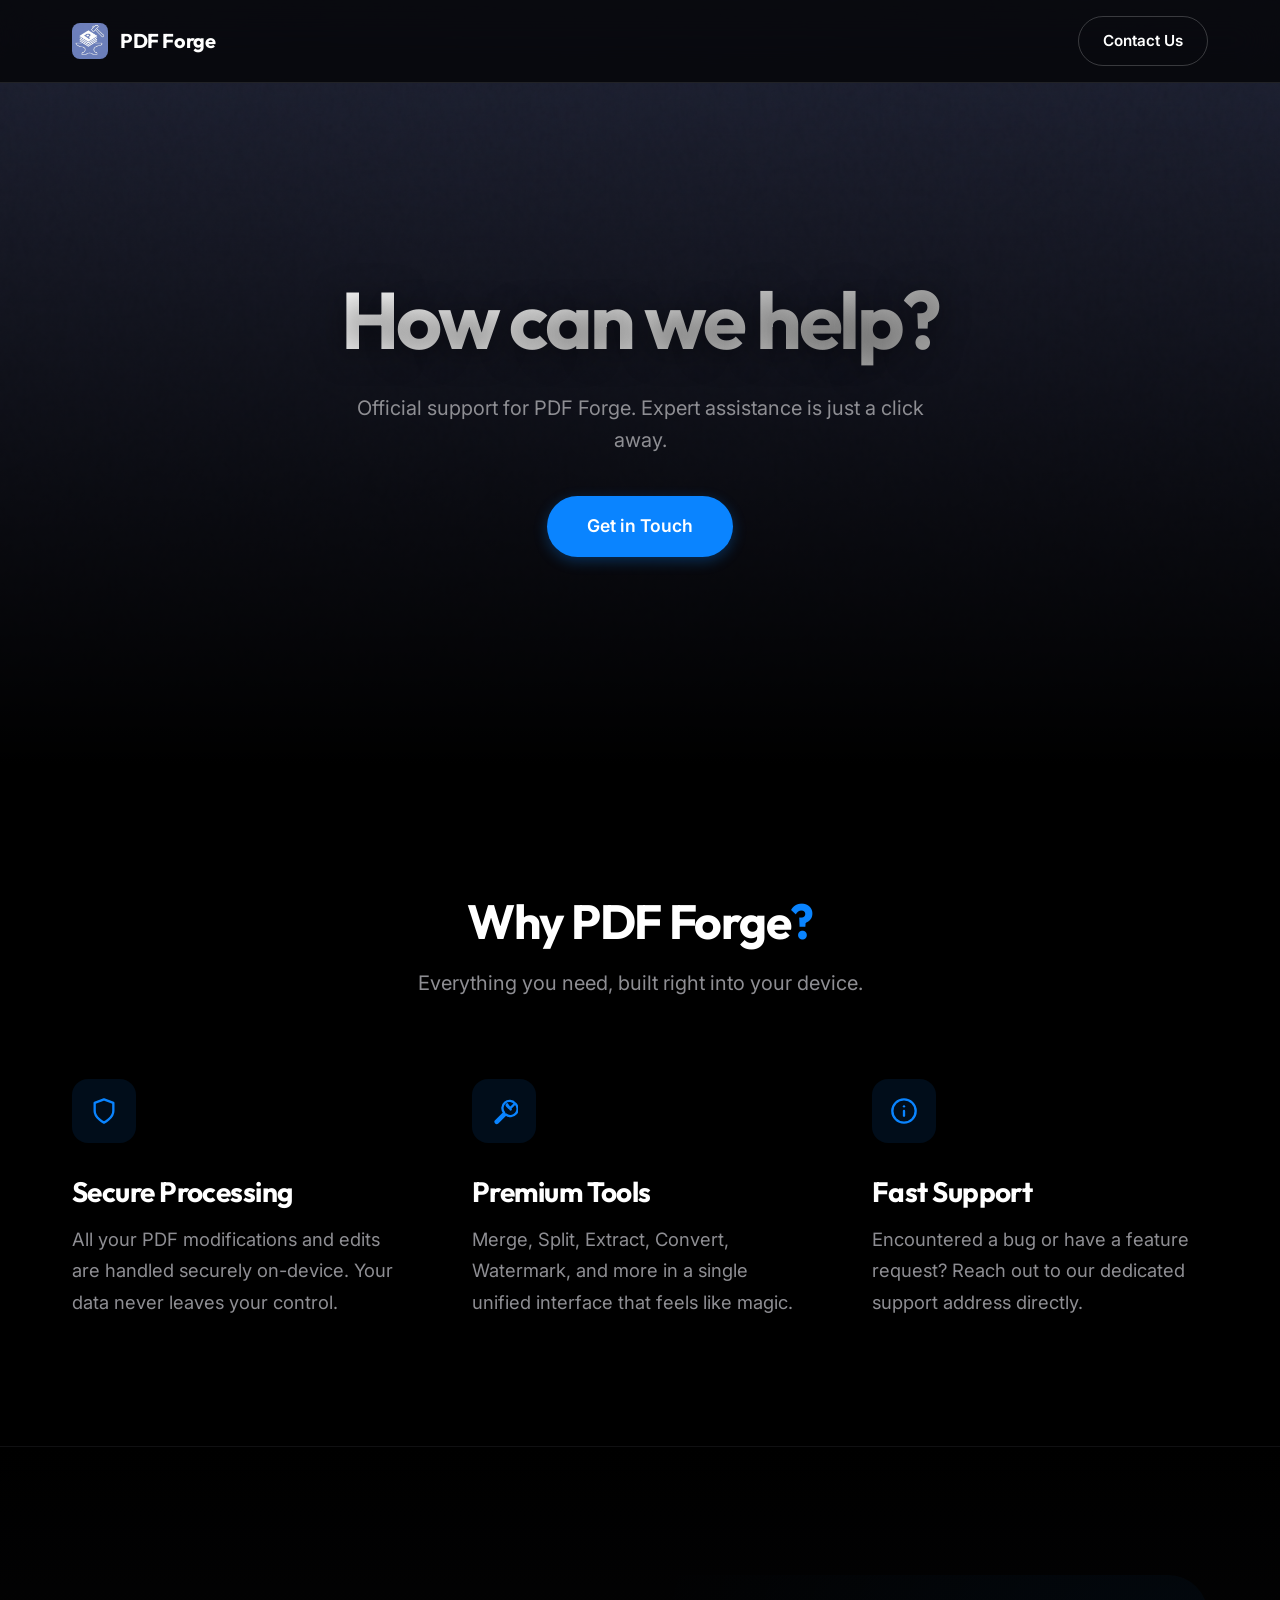
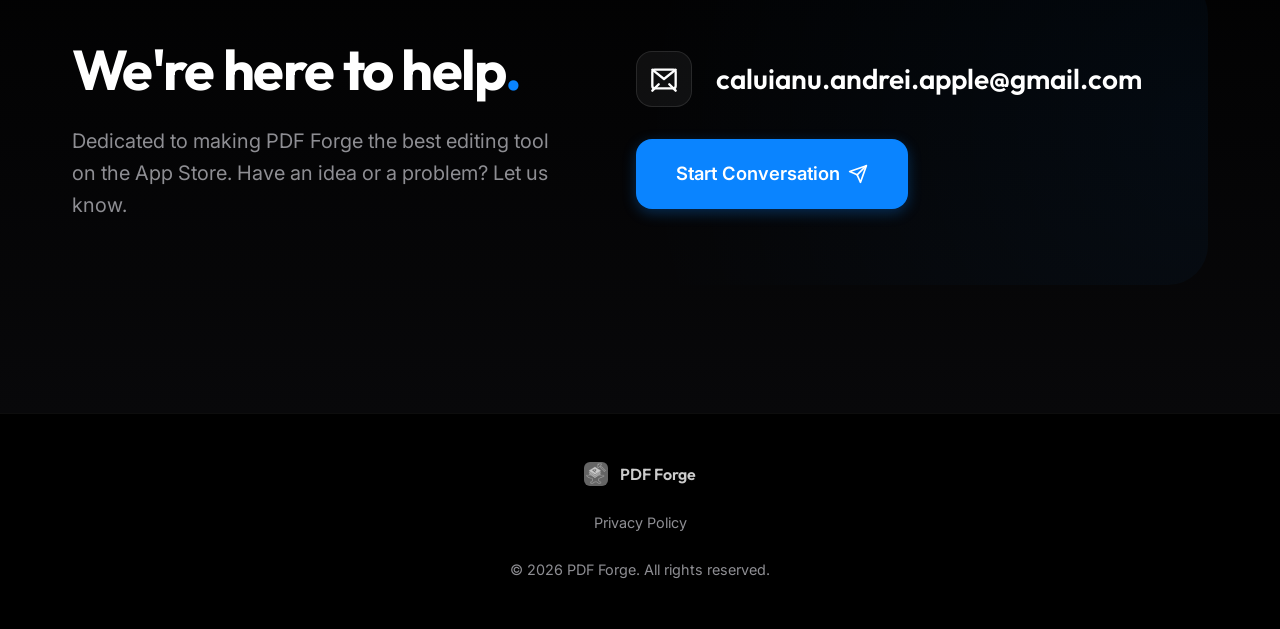
<file: index.html>
<!DOCTYPE html>
<html lang="en">
<head>
    <meta charset="UTF-8">
    <meta name="viewport" content="width=device-width, initial-scale=1.0">
    <title>PDF Forge Help & Support</title>
    <meta name="description" content="Official support site for PDF Forge. Get help, contact us, and learn more about the premium PDF editing app.">
    
    <!-- Modern Fonts -->
    <link rel="preconnect" href="https://fonts.googleapis.com">
    <link rel="preconnect" href="https://fonts.gstatic.com" crossorigin>
    <link href="https://fonts.googleapis.com/css2?family=Inter:wght@300;400;500;600;700&family=Outfit:wght@500;700;800&display=swap" rel="stylesheet">
    
    <link rel="stylesheet" href="styles.css">
</head>
<body>
    <!-- Navbar -->
    <nav class="navbar">
        <div class="nav-content">
            <div class="brand">
                <img src="assets/logo.png" alt="PDF Forge App Icon" class="logo">
                <span class="brand-text">PDF Forge</span>
            </div>
            <a href="#contact" class="btn btn-outline" id="navContactBtn">Contact Us</a>
        </div>
    </nav>

    <!-- Hero Section -->
    <header class="hero">
        <div class="hero-bg">
            <img src="assets/hero.png" alt="PDF Forge Interface" class="hero-img">
            <div class="hero-overlay"></div>
        </div>
        
        <div class="hero-content">
            <h1 class="hero-title">How can we help?</h1>
            <p class="hero-subtitle">Official support for PDF Forge. Expert assistance is just a click away.</p>
            <a href="#contact" class="btn btn-primary hero-btn">Get in Touch</a>
        </div>
    </header>

    <!-- Features / Highlights -->
    <section class="info-section">
        <div class="container relative-zIndex">
            <div class="section-header">
                <h2>Why PDF Forge<span class="accent-dot">?</span></h2>
                <p>Everything you need, built right into your device.</p>
            </div>
            
            <div class="features-grid">
                <!-- Feature 1 -->
                <div class="feature-block">
                    <div class="feature-icon">
                        <svg xmlns="http://www.w3.org/2000/svg" width="28" height="28" viewBox="0 0 24 24" fill="none" stroke="currentColor" stroke-width="2" stroke-linecap="round" stroke-linejoin="round"><path d="M12 22s8-4 8-10V5l-8-3-8 3v7c0 6 8 10 8 10z"></path></svg>
                    </div>
                    <h3>Secure Processing</h3>
                    <p class="feature-desc">All your PDF modifications and edits are handled securely on-device. Your data never leaves your control.</p>
                </div>

                <!-- Feature 2 -->
                <div class="feature-block">
                    <div class="feature-icon">
                        <svg xmlns="http://www.w3.org/2000/svg" width="28" height="28" viewBox="0 0 24 24" fill="none" stroke="currentColor" stroke-width="2" stroke-linecap="round" stroke-linejoin="round"><path d="M14.7 6.3a1 1 0 0 0 0 1.4l1.6 1.6a1 1 0 0 0 1.4 0l3.77-3.77a6 6 0 0 1-7.94 9.36l-7.1 7.1a1 1 0 0 1-1.41-1.41l7.1-7.1a6 6 0 0 1 9.36-7.94l-3.77 3.77a1 1 0 0 0 0 1.41z"/></svg>
                    </div>
                    <h3>Premium Tools</h3>
                    <p class="feature-desc">Merge, Split, Extract, Convert, Watermark, and more in a single unified interface that feels like magic.</p>
                </div>

                <!-- Feature 3 -->
                <div class="feature-block">
                    <div class="feature-icon">
                        <svg xmlns="http://www.w3.org/2000/svg" width="28" height="28" viewBox="0 0 24 24" fill="none" stroke="currentColor" stroke-width="2" stroke-linecap="round" stroke-linejoin="round"><circle cx="12" cy="12" r="10"></circle><line x1="12" y1="16" x2="12" y2="12"></line><line x1="12" y1="8" x2="12.01" y2="8"></line></svg>
                    </div>
                    <h3>Fast Support</h3>
                    <p class="feature-desc">Encountered a bug or have a feature request? Reach out to our dedicated support address directly.</p>
                </div>
            </div>
        </div>
    </section>

    <!-- Contact Section -->
    <section id="contact" class="contact-section">
        <div class="container">
            <div class="contact-content-wrapper">
                <div class="contact-typography">
                    <h2>We're here to help<span class="accent-dot">.</span></h2>
                    <p class="contact-lead">Dedicated to making PDF Forge the best editing tool on the App Store. Have an idea or a problem? Let us know.</p>
                </div>
                
                <div class="contact-action-area">
                    <div class="email-display">
                        <div class="email-icon">
                            <svg xmlns="http://www.w3.org/2000/svg" width="28" height="28" viewBox="0 0 24 24" fill="none" stroke="currentColor" stroke-width="2" stroke-linecap="round" stroke-linejoin="round"><rect x="2" y="4" width="20" height="16" rx="2" ry="2"></rect><path d="m2 22 5.5-5.5"></path><path d="m22 22-5.5-5.5"></path><path d="M2 4l10 8 10-8"></path></svg>
                        </div>
                        <a href="mailto:caluianu.andrei.apple@gmail.com" class="email-address-large">caluianu.andrei.apple@gmail.com</a>
                    </div>

                    <a href="mailto:caluianu.andrei.apple@gmail.com?subject=PDF%20Forge%20Support%20Request" class="btn btn-primary btn-cta">
                        Start Conversation
                        <svg xmlns="http://www.w3.org/2000/svg" width="20" height="20" viewBox="0 0 24 24" fill="none" stroke="currentColor" stroke-width="2" stroke-linecap="round" stroke-linejoin="round"><line x1="22" y1="2" x2="11" y2="13"></line><polygon points="22 2 15 22 11 13 2 9 22 2"></polygon></svg>
                    </a>
                </div>
            </div>
        </div>
    </section>

    <!-- Footer -->
    <footer class="footer">
        <div class="container footer-content">
            <div class="footer-brand">
                <img src="assets/logo.png" alt="PDF Forge App Icon">
                <span>PDF Forge</span>
            </div>
            <a href="privacy.html" class="footer-link">Privacy Policy</a>
            <p class="copyright">&copy; 2026 PDF Forge. All rights reserved.</p>
        </div>
    </footer>

    <script>
        // Smooth scrolling for anchor links
        document.querySelectorAll('a[href^="#"]').forEach(anchor => {
            anchor.addEventListener('click', function (e) {
                e.preventDefault();
                document.querySelector(this.getAttribute('href')).scrollIntoView({
                    behavior: 'smooth'
                });
            });
        });
    </script>
</body>
</html>
</file>
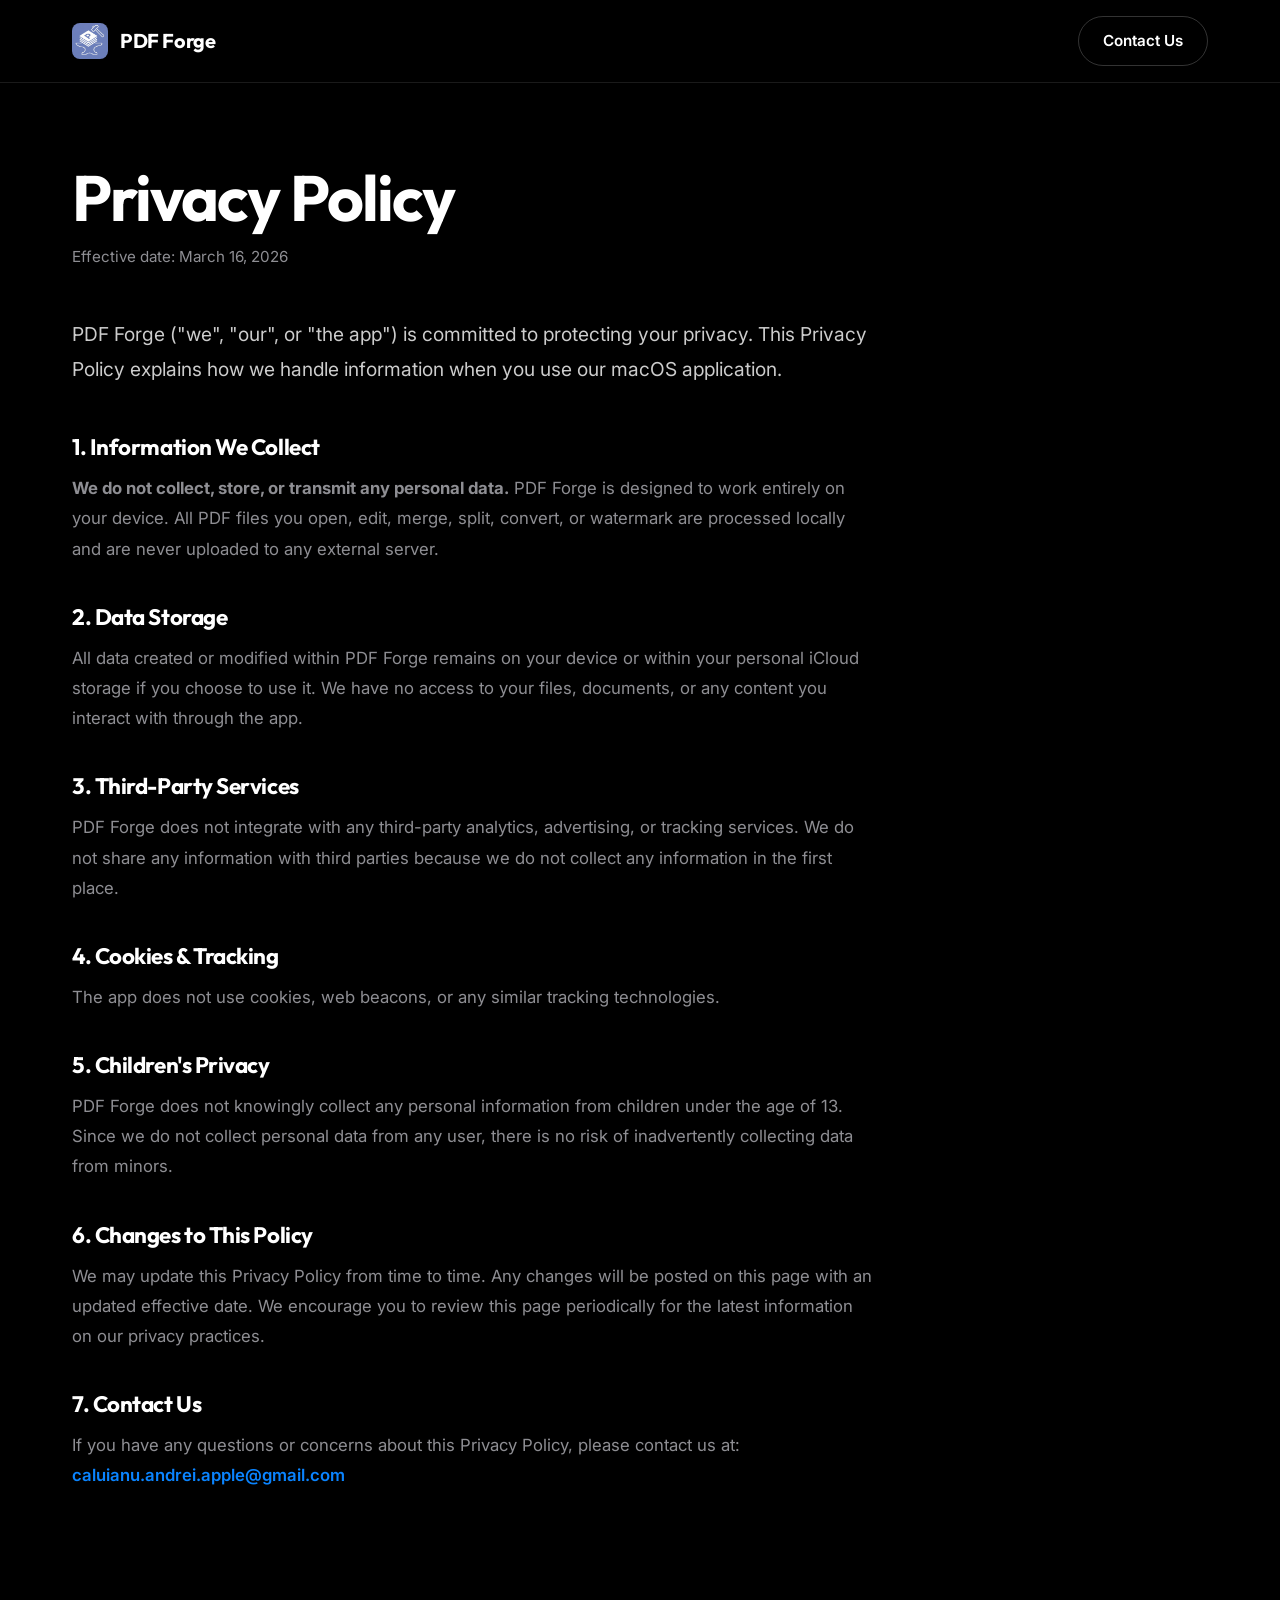
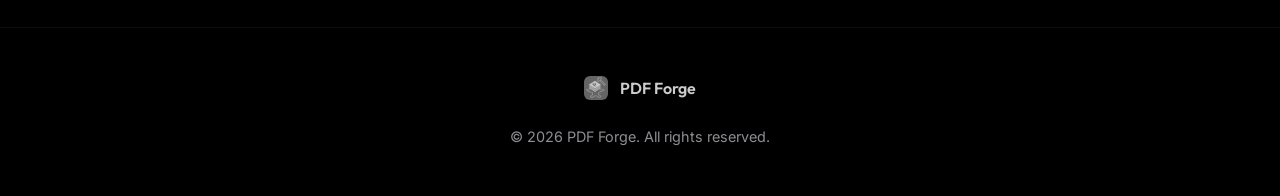
<file: privacy.html>
<!DOCTYPE html>
<html lang="en">
<head>
    <meta charset="UTF-8">
    <meta name="viewport" content="width=device-width, initial-scale=1.0">
    <title>Privacy Policy – PDF Forge</title>
    <meta name="description" content="Privacy Policy for the PDF Forge app. Learn how we handle your data and protect your privacy.">
    
    <!-- Modern Fonts -->
    <link rel="preconnect" href="https://fonts.googleapis.com">
    <link rel="preconnect" href="https://fonts.gstatic.com" crossorigin>
    <link href="https://fonts.googleapis.com/css2?family=Inter:wght@300;400;500;600;700&family=Outfit:wght@500;700;800&display=swap" rel="stylesheet">
    
    <link rel="stylesheet" href="styles.css">
</head>
<body>
    <!-- Navbar -->
    <nav class="navbar">
        <div class="nav-content">
            <a href="index.html" class="brand">
                <img src="assets/logo.png" alt="PDF Forge App Icon" class="logo">
                <span class="brand-text">PDF Forge</span>
            </a>
            <a href="index.html#contact" class="btn btn-outline">Contact Us</a>
        </div>
    </nav>

    <!-- Privacy Policy Content -->
    <main class="policy-page">
        <div class="container">
            <h1>Privacy Policy</h1>
            <p class="policy-effective">Effective date: March 16, 2026</p>

            <p class="policy-intro">
                PDF Forge ("we", "our", or "the app") is committed to protecting your privacy. This Privacy Policy explains how we handle information when you use our macOS application.
            </p>

            <section class="policy-section">
                <h2>1. Information We Collect</h2>
                <p>
                    <strong>We do not collect, store, or transmit any personal data.</strong> PDF Forge is designed to work entirely on your device. All PDF files you open, edit, merge, split, convert, or watermark are processed locally and are never uploaded to any external server.
                </p>
            </section>

            <section class="policy-section">
                <h2>2. Data Storage</h2>
                <p>
                    All data created or modified within PDF Forge remains on your device or within your personal iCloud storage if you choose to use it. We have no access to your files, documents, or any content you interact with through the app.
                </p>
            </section>

            <section class="policy-section">
                <h2>3. Third-Party Services</h2>
                <p>
                    PDF Forge does not integrate with any third-party analytics, advertising, or tracking services. We do not share any information with third parties because we do not collect any information in the first place.
                </p>
            </section>

            <section class="policy-section">
                <h2>4. Cookies &amp; Tracking</h2>
                <p>
                    The app does not use cookies, web beacons, or any similar tracking technologies.
                </p>
            </section>

            <section class="policy-section">
                <h2>5. Children's Privacy</h2>
                <p>
                    PDF Forge does not knowingly collect any personal information from children under the age of 13. Since we do not collect personal data from any user, there is no risk of inadvertently collecting data from minors.
                </p>
            </section>

            <section class="policy-section">
                <h2>6. Changes to This Policy</h2>
                <p>
                    We may update this Privacy Policy from time to time. Any changes will be posted on this page with an updated effective date. We encourage you to review this page periodically for the latest information on our privacy practices.
                </p>
            </section>

            <section class="policy-section">
                <h2>7. Contact Us</h2>
                <p>
                    If you have any questions or concerns about this Privacy Policy, please contact us at:
                </p>
                <p>
                    <a href="mailto:caluianu.andrei.apple@gmail.com" class="policy-email">caluianu.andrei.apple@gmail.com</a>
                </p>
            </section>
        </div>
    </main>

    <!-- Footer -->
    <footer class="footer">
        <div class="container footer-content">
            <div class="footer-brand">
                <img src="assets/logo.png" alt="PDF Forge App Icon">
                <span>PDF Forge</span>
            </div>
            <p class="copyright">&copy; 2026 PDF Forge. All rights reserved.</p>
        </div>
    </footer>
</body>
</html>
</file>
<file: styles.css>
:root {
    --primary: #0A84FF; /* iOS Blue */
    --primary-hover: #0070E0;
    --bg-dark: #000000;
    --bg-card: #1C1C1E; /* iOS dark gray */
    --bg-card-hover: #2C2C2E;
    --text-main: #FFFFFF;
    --text-muted: #8E8E93;
    --glass-bg: rgba(28, 28, 30, 0.6);
    --glass-border: rgba(255, 255, 255, 0.1);
    
    --font-sans: 'Inter', -apple-system, BlinkMacSystemFont, "Segoe UI", Roboto, Helvetica, Arial, sans-serif;
    --font-heading: 'Outfit', -apple-system, BlinkMacSystemFont, "Segoe UI", Roboto, sans-serif;
}

* {
    margin: 0;
    padding: 0;
    box-sizing: border-box;
}

body {
    font-family: var(--font-sans);
    background-color: var(--bg-dark);
    color: var(--text-main);
    line-height: 1.6;
    -webkit-font-smoothing: antialiased;
}

.container {
    max-width: 1200px;
    margin: 0 auto;
    padding: 0 2rem;
}

/* Typography */
h1, h2, h3 {
    font-family: var(--font-heading);
    font-weight: 700;
    line-height: 1.2;
}

a {
    text-decoration: none;
    color: inherit;
    transition: all 0.2s ease;
}

/* Buttons */
.btn {
    display: inline-flex;
    align-items: center;
    justify-content: center;
    gap: 0.5rem;
    padding: 0.75rem 1.5rem;
    border-radius: 999px;
    font-weight: 600;
    font-size: 0.95rem;
    cursor: pointer;
    transition: all 0.3s cubic-bezier(0.4, 0, 0.2, 1);
    border: none;
}

.btn-primary {
    background: var(--primary);
    color: white;
    box-shadow: 0 4px 14px rgba(10, 132, 255, 0.3);
}

.btn-primary:hover {
    background: var(--primary-hover);
    transform: translateY(-2px);
    box-shadow: 0 6px 20px rgba(10, 132, 255, 0.4);
}

.btn-outline {
    background: transparent;
    border: 1px solid rgba(255, 255, 255, 0.2);
    color: white;
}

.btn-outline:hover {
    border-color: white;
    background: rgba(255, 255, 255, 0.1);
}

/* Navbar */
.navbar {
    position: fixed;
    top: 0;
    left: 0;
    right: 0;
    z-index: 100;
    padding: 1rem 0;
    background: rgba(0, 0, 0, 0.7);
    backdrop-filter: blur(20px);
    -webkit-backdrop-filter: blur(20px);
    border-bottom: 1px solid var(--glass-border);
}

.nav-content {
    max-width: 1200px;
    margin: 0 auto;
    padding: 0 2rem;
    display: flex;
    justify-content: space-between;
    align-items: center;
}

.brand {
    display: flex;
    align-items: center;
    gap: 0.75rem;
}

.logo {
    width: 36px;
    height: 36px;
    border-radius: 8px;
    object-fit: cover;
}

.brand-text {
    font-family: var(--font-heading);
    font-size: 1.25rem;
    font-weight: 700;
    letter-spacing: -0.02em;
}

/* Hero */
.hero {
    position: relative;
    min-height: 85vh;
    display: flex;
    align-items: center;
    justify-content: center;
    text-align: center;
    padding: 8rem 1rem 4rem;
    overflow: hidden;
}

.hero-bg {
    position: absolute;
    inset: 0;
    z-index: 0;
}

.hero-img {
    width: 100%;
    height: 100%;
    object-fit: cover;
    object-position: center top;
    opacity: 0.4;
    transform: scale(1.05); /* Slight scale to prevent edge bleed */
    animation: gentle-zoom 20s ease-in-out infinite alternate;
}

@keyframes gentle-zoom {
    0% { transform: scale(1.05); }
    100% { transform: scale(1.1); }
}

.hero-overlay {
    position: absolute;
    inset: 0;
    background: linear-gradient(to bottom, rgba(0,0,0,0.3) 0%, rgba(0,0,0,0.8) 70%, var(--bg-dark) 100%);
}

.hero-content {
    position: relative;
    z-index: 1;
    max-width: 800px;
    margin: 0 auto;
}

.hero-title {
    font-size: clamp(3rem, 8vw, 5rem);
    letter-spacing: -0.04em;
    margin-bottom: 1.5rem;
    background: linear-gradient(135deg, #fff 0%, #a5a5a5 100%);
    -webkit-background-clip: text;
    -webkit-text-fill-color: transparent;
    text-shadow: 0 4px 30px rgba(0,0,0,0.5);
}

.hero-subtitle {
    font-size: 1.25rem;
    color: var(--text-muted);
    margin-bottom: 2.5rem;
    max-width: 600px;
    margin-left: auto;
    margin-right: auto;
}

.hero-btn {
    font-size: 1.1rem;
    padding: 1rem 2.5rem;
}

/* Info Section (Redesigned - Clean Grid) */
.info-section {
    padding: 8rem 0;
    position: relative;
    z-index: 2;
    background: var(--bg-dark);
}

.section-header {
    text-align: center;
    margin-bottom: 5rem;
}

.section-header h2 {
    font-size: 3rem;
    margin-bottom: 1rem;
    letter-spacing: -0.03em;
}

.section-header p {
    font-size: 1.25rem;
    color: var(--text-muted);
}

.features-grid {
    display: grid;
    grid-template-columns: repeat(3, 1fr);
    gap: 4rem;
}

.feature-block {
    text-align: left;
}

.feature-icon {
    display: inline-flex;
    align-items: center;
    justify-content: center;
    width: 64px;
    height: 64px;
    border-radius: 16px;
    background: rgba(10, 132, 255, 0.1); 
    color: var(--primary);
    margin-bottom: 2rem;
}

.feature-block h3 {
    font-size: 1.75rem;
    margin-bottom: 1rem;
    letter-spacing: -0.02em;
}

.accent-dot {
    color: var(--primary);
}

.feature-desc {
    font-size: 1.15rem;
    color: var(--text-muted);
    line-height: 1.7;
}

/* Contact Section (Redesigned) */
.contact-section {
    padding: 8rem 0;
    position: relative;
    z-index: 2;
    background: linear-gradient(to bottom, var(--bg-dark) 0%, #08080a 100%);
    border-top: 1px solid rgba(255, 255, 255, 0.03);
}

.contact-content-wrapper {
    display: flex;
    align-items: center;
    justify-content: space-between;
    gap: 4rem;
    background: radial-gradient(circle at right, rgba(10, 132, 255, 0.05) 0%, transparent 50%);
    padding: 4rem 0;
    border-radius: 40px;
}

.contact-typography {
    flex: 1;
    max-width: 500px;
}

.contact-typography h2 {
    font-size: 3.5rem;
    margin-bottom: 1.5rem;
    line-height: 1.1;
    letter-spacing: -0.03em;
}

.contact-lead {
    font-size: 1.25rem;
    color: var(--text-muted);
}

.contact-action-area {
    flex: 1;
    display: flex;
    flex-direction: column;
    align-items: flex-start;
    gap: 2rem;
}

.email-display {
    display: flex;
    align-items: center;
    gap: 1.5rem;
}

.email-icon {
    width: 56px;
    height: 56px;
    border-radius: 16px;
    background: rgba(255, 255, 255, 0.05);
    border: 1px solid rgba(255, 255, 255, 0.1);
    display: flex;
    align-items: center;
    justify-content: center;
    color: var(--text-main);
}

.email-address-large {
    font-size: 1.75rem;
    font-weight: 600;
    font-family: var(--font-heading);
    color: var(--text-main);
    transition: color 0.3s ease;
}

.email-address-large:hover {
    color: var(--primary);
}

.btn-cta {
    font-size: 1.15rem;
    padding: 1.25rem 2.5rem;
    border-radius: 16px; /* slightly more squared for contrast */
}

/* Footer */
.footer {
    border-top: 1px solid rgba(255, 255, 255, 0.05);
    padding: 3rem 0;
    background: var(--bg-dark);
}

.footer-content {
    display: flex;
    flex-direction: column;
    align-items: center;
    gap: 1.5rem;
}

.footer-brand {
    display: flex;
    align-items: center;
    gap: 0.75rem;
    opacity: 0.8;
}

.footer-brand img {
    width: 24px;
    height: 24px;
    border-radius: 6px;
    filter: grayscale(100%);
}

.footer-brand span {
    font-weight: 600;
    font-family: var(--font-heading);
}

.copyright {
    color: var(--text-muted);
    font-size: 0.9rem;
}

.footer-link {
    color: var(--text-muted);
    font-size: 0.9rem;
    transition: color 0.2s ease;
}

.footer-link:hover {
    color: var(--primary);
}

/* Privacy Policy Page */
.policy-page {
    padding: 10rem 0 6rem;
    min-height: 80vh;
}

.policy-page h1 {
    font-size: clamp(2.5rem, 6vw, 4rem);
    margin-bottom: 0.5rem;
    letter-spacing: -0.03em;
}

.policy-effective {
    color: var(--text-muted);
    font-size: 0.95rem;
    margin-bottom: 3rem;
}

.policy-intro {
    font-size: 1.2rem;
    color: rgba(255, 255, 255, 0.8);
    line-height: 1.8;
    margin-bottom: 3rem;
    max-width: 800px;
}

.policy-section {
    margin-bottom: 2.5rem;
    max-width: 800px;
}

.policy-section h2 {
    font-size: 1.4rem;
    margin-bottom: 0.75rem;
    letter-spacing: -0.02em;
}

.policy-section p {
    color: var(--text-muted);
    font-size: 1.05rem;
    line-height: 1.8;
}

.policy-email {
    color: var(--primary);
    font-weight: 600;
}

.policy-email:hover {
    text-decoration: underline;
}

/* Responsive */
@media (max-width: 968px) {
    .features-grid {
        grid-template-columns: 1fr;
        gap: 4rem;
    }
    
    .feature-block {
        text-align: center;
    }
    
    .feature-icon {
        margin: 0 auto 2rem;
    }
    
    .contact-content-wrapper {
        flex-direction: column;
        text-align: center;
        padding: 2rem 0;
    }
    
    .contact-typography {
        max-width: 100%;
    }
    
    .contact-action-area {
        align-items: center;
    }
    
    .email-display {
        flex-direction: column;
        gap: 1rem;
    }
}

@media (max-width: 768px) {
    .hero-title {
        font-size: 2.5rem;
    }
    
    .contact-typography h2 {
        font-size: 2.5rem;
    }
    
    .email-address-large {
        font-size: 1.25rem;
        word-break: break-all;
    }
}
</file>
